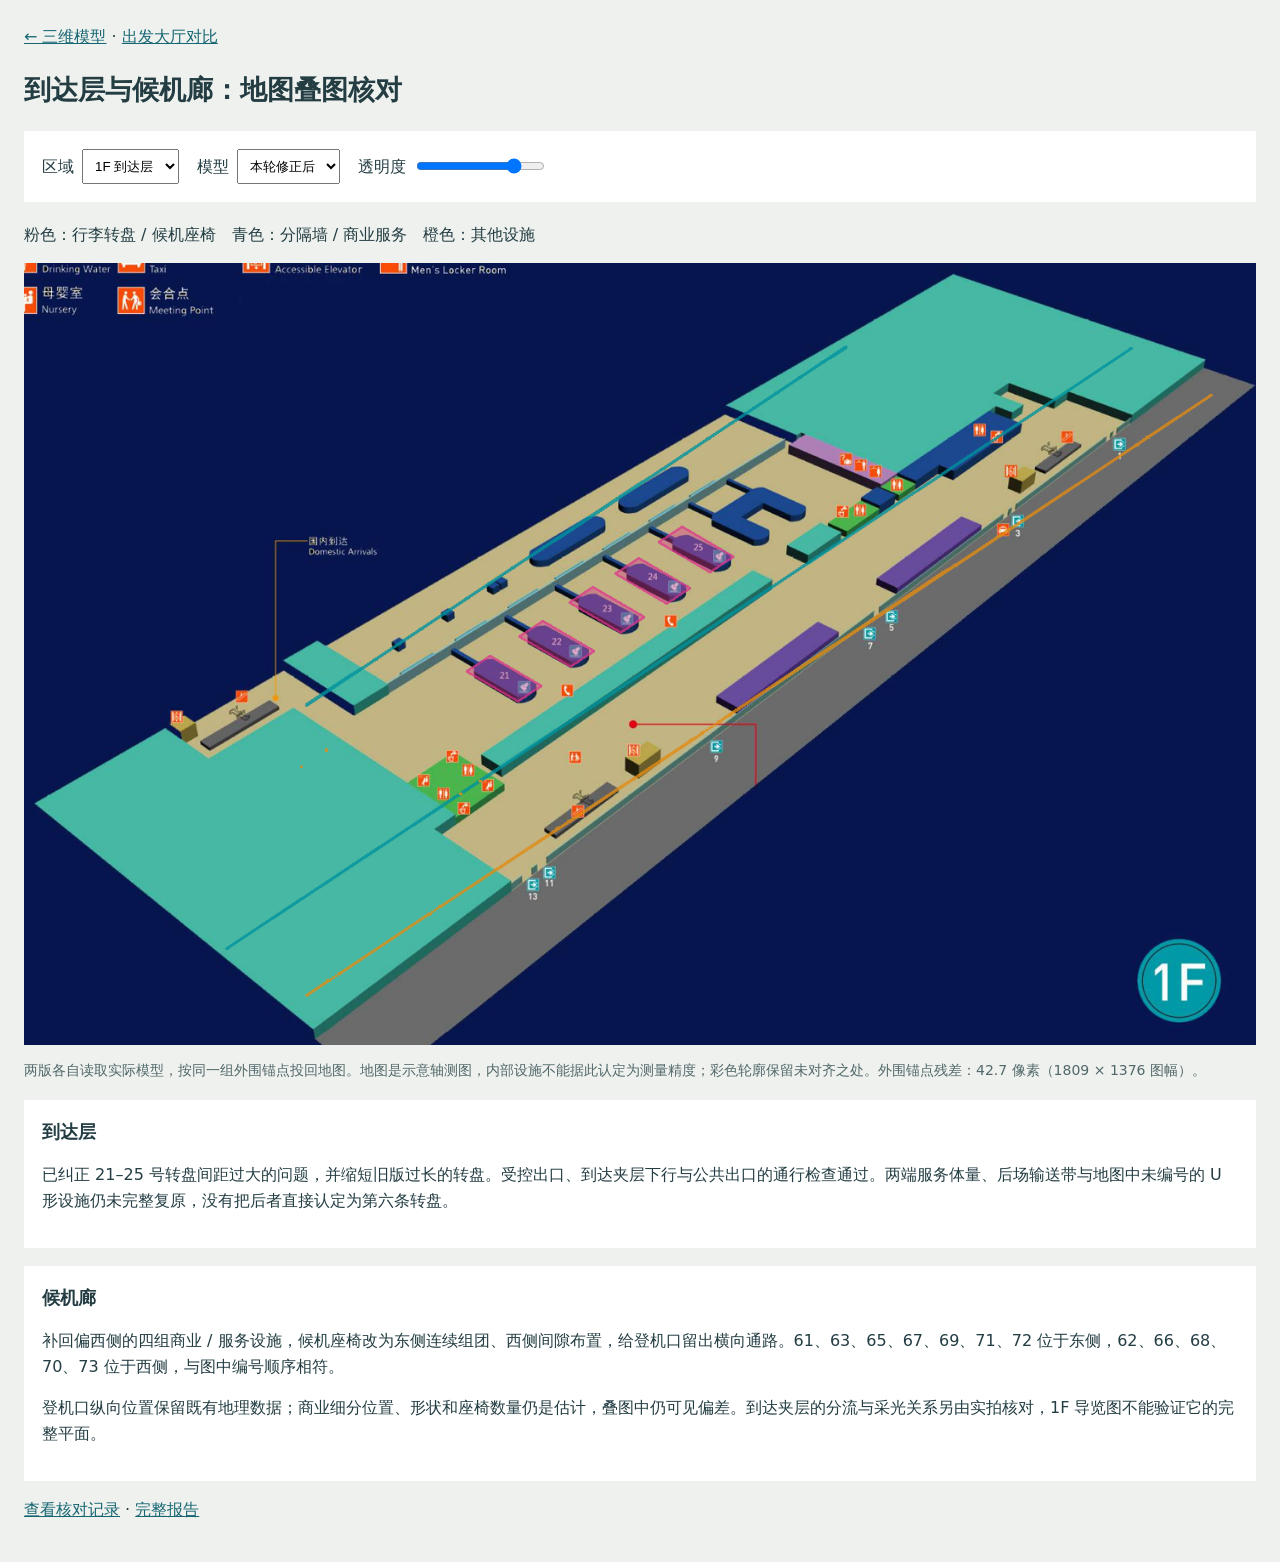
<file: arrival-finger-compare.html>
<!doctype html><html lang="zh-CN"><meta charset="utf-8"><meta name="viewport" content="width=device-width,initial-scale=1"><title>T4 · 到达层与候机廊核对</title>
<style>body{margin:0;background:#eef1ed;color:#233d43;font:16px/1.6 system-ui,'Microsoft YaHei',sans-serif}main{max-width:1450px;margin:auto;padding:24px}h1{font-size:27px}a{color:#176674}nav{display:flex;flex-wrap:wrap;gap:18px;padding:18px;background:white;margin:20px 0}select{padding:8px}label{display:flex;align-items:center;gap:8px}.stage{position:relative;background:#08164b;max-width:100%;margin:auto}.stage img{width:100%;display:block}.stage #model{position:absolute;inset:0;height:100%;opacity:.8}.note{font-size:14px;color:#52686b}#stage.finger{max-width:800px}article{padding:18px;background:white;margin-top:18px}h2{font-size:18px;margin:0}</style>
<main><a href="./?revision=7">← 三维模型</a> · <a href="compare.html">出发大厅对比</a><h1>到达层与候机廊：地图叠图核对</h1>
<nav><label>区域 <select id="area"><option value="arrival">1F 到达层</option><option value="finger">2F 候机廊</option></select></label><label>模型 <select id="revision"><option value="after">本轮修正后</option><option value="before">本轮修正前</option></select></label><label>透明度 <input type="range" id="opacity" min="0" max="100" value="80"></label></nav>
<p>粉色：行李转盘 / 候机座椅　青色：分隔墙 / 商业服务　橙色：其他设施</p><div class="stage" id="stage"><img id="map" alt="原始导览图"><img id="model" alt="实际模型俯视回投"></div>
<p class="note">两版各自读取实际模型，按同一组外围锚点投回地图。地图是示意轴测图，内部设施不能据此认定为测量精度；彩色轮廓保留未对齐之处。<span id="residual"></span></p>
<article><h2>到达层</h2><p>已纠正 21–25 号转盘间距过大的问题，并缩短旧版过长的转盘。受控出口、到达夹层下行与公共出口的通行检查通过。两端服务体量、后场输送带与地图中未编号的 U 形设施仍未完整复原，没有把后者直接认定为第六条转盘。</p></article>
<article><h2>候机廊</h2><p>补回偏西侧的四组商业 / 服务设施，候机座椅改为东侧连续组团、西侧间隙布置，给登机口留出横向通路。61、63、65、67、69、71、72 位于东侧，62、66、68、70、73 位于西侧，与图中编号顺序相符。</p><p>登机口纵向位置保留既有地理数据；商业细分位置、形状和座椅数量仍是估计，叠图中仍可见偏差。到达夹层的分流与采光关系另由实拍核对，1F 导览图不能验证它的完整平面。</p></article><p><a href="assets/arrival-finger-compare/report.json">查看核对记录</a> · <a href="REPORT.md">完整报告</a></p></main>
<script>const $=x=>document.getElementById(x);function update(){let a=$('area').value,r=$('revision').value;$('stage').className='stage '+a;$('map').src=`assets/arrival-finger-compare/${a}-map.png`;$('model').src=`assets/arrival-finger-compare/${a}-${r}.png`;$('model').style.opacity=$('opacity').value/100;}for(let id of ['area','revision','opacity'])$(id).addEventListener('input',update);update();fetch('assets/arrival-finger-compare/report.json').then(r=>r.json()).then(d=>{function show(){$('residual').textContent='外围锚点残差：'+d[$('area').value].anchor_rms_px.toFixed(1)+' 像素（1809 × 1376 图幅）。'}$('area').addEventListener('input',show);show();});</script></html>
</file>
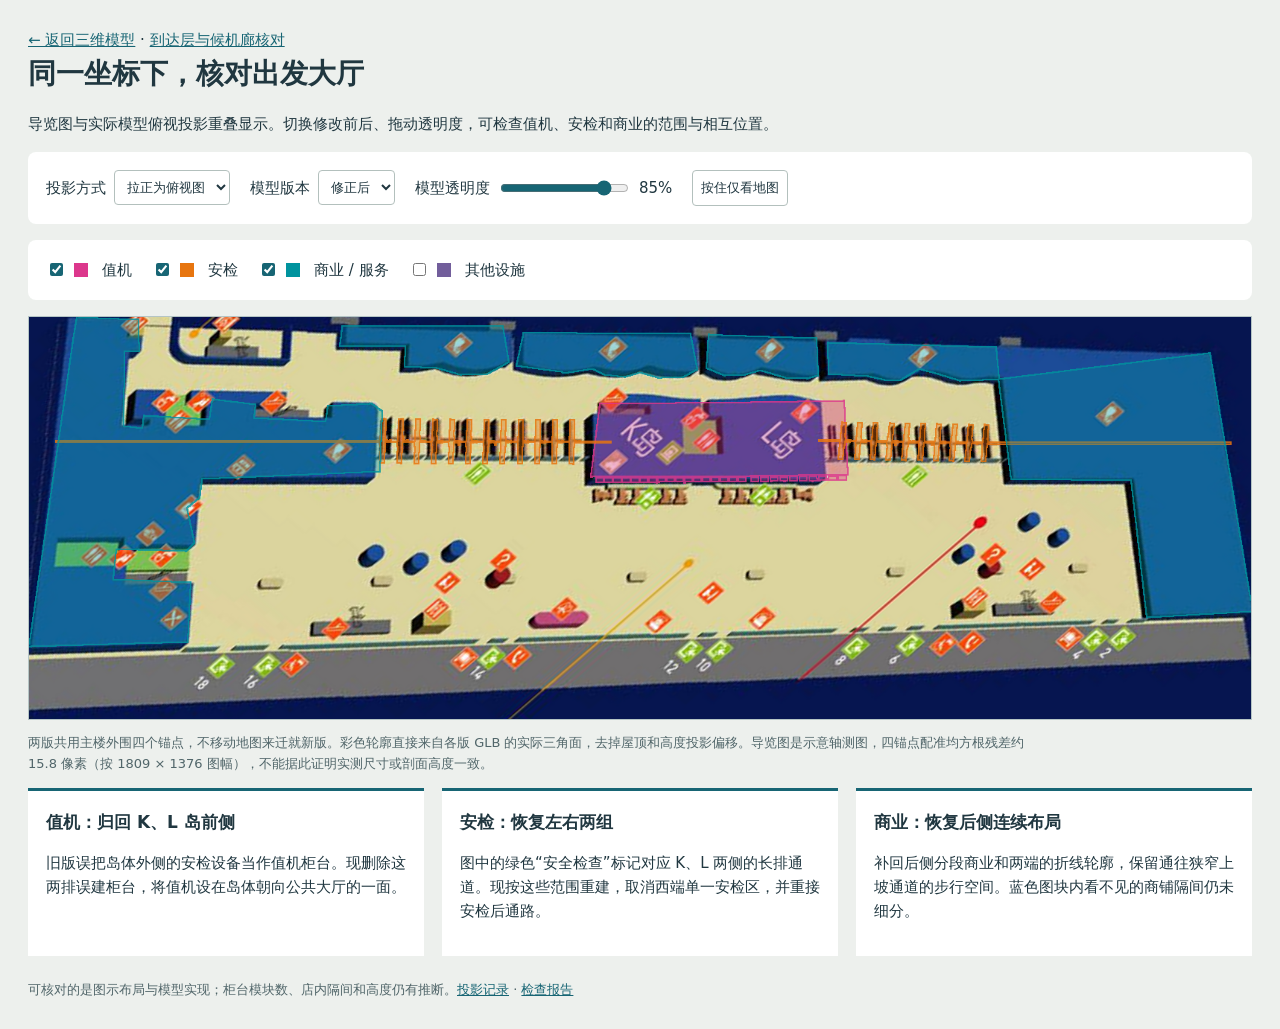
<file: compare.html>
<!doctype html>
<html lang="zh-CN"><meta charset="utf-8"><meta name="viewport" content="width=device-width,initial-scale=1"><title>T4 · 地图与模型叠图</title>
<style>
*{box-sizing:border-box}body{margin:0;background:#edf0ed;color:#203740;font:15px/1.6 system-ui,'Microsoft YaHei',sans-serif}main{max-width:1600px;margin:auto;padding:28px}h1{margin:0;font-size:28px}p{max-width:1000px}a{color:#176574}.controls{display:flex;gap:20px;flex-wrap:wrap;padding:18px;background:#fff;border-radius:8px;margin:16px 0}label{display:flex;gap:8px;align-items:center}select,button{padding:8px;border:1px solid #b3c0bd;background:white;border-radius:4px;color:inherit}input{accent-color:#176574}.stage{position:relative;overflow:auto;background:#101d51;border:1px solid #b5c5c5}.stage>img:first-child{display:block;width:100%;height:auto}.layer{position:absolute;inset:0;width:100%;height:100%;pointer-events:none}.legend span{white-space:nowrap;margin-right:22px}.legend i{display:inline-block;width:14px;height:14px;margin-right:6px}.note{font-size:13px;color:#51666a}.findings{display:grid;grid-template-columns:repeat(3,1fr);gap:18px}.findings article{background:#fff;padding:18px;border-top:3px solid #176574}h2{font-size:17px;margin:0}footer{margin-top:24px}@media(max-width:700px){main{padding:16px}.findings{grid-template-columns:1fr}.controls{gap:10px}h1{font-size:24px}}
</style>
<main><a href="./?revision=7">← 返回三维模型</a> · <a href="arrival-finger-compare.html">到达层与候机廊核对</a><h1>同一坐标下，核对出发大厅</h1><p>导览图与实际模型俯视投影重叠显示。切换修改前后、拖动透明度，可检查值机、安检和商业的范围与相互位置。</p>
<div class="controls"><label>投影方式 <select id="frame"><option value="top">拉正为俯视图</option><option value="guide">投回原导览图</option></select></label><label>模型版本 <select id="revision"><option value="after">修正后</option><option value="before">修正前</option></select></label><label>模型透明度 <input id="opacity" type="range" min="0" max="100" value="85"><output id="amount">85%</output></label><button id="blink">按住仅看地图</button></div>
<div class="controls legend"><label><input type="checkbox" data-category="checkin" checked><i style="background:#dc378c"></i>值机</label><label><input type="checkbox" data-category="security" checked><i style="background:#e7750f"></i>安检</label><label><input type="checkbox" data-category="commercial" checked><i style="background:#00939e"></i>商业 / 服务</label><label><input type="checkbox" data-category="other"><i style="background:#725e9b"></i>其他设施</label></div>
<div class="stage" id="stage"><img id="map" alt="配准后的原始导览图"><img class="layer" data-layer="checkin" alt="实际 GLB 值机投影"><img class="layer" data-layer="security" alt="实际 GLB 安检投影"><img class="layer" data-layer="commercial" alt="实际 GLB 商业投影"><img class="layer" data-layer="other" alt="实际 GLB 其他设施投影"></div>
<p class="note">两版共用主楼外围四个锚点，不移动地图来迁就新版。彩色轮廓直接来自各版 GLB 的实际三角面，去掉屋顶和高度投影偏移。导览图是示意轴测图，四锚点配准均方根残差约 15.8 像素（按 1809 × 1376 图幅），不能据此证明实测尺寸或剖面高度一致。</p>
<div class="findings"><article><h2>值机：归回 K、L 岛前侧</h2><p>旧版误把岛体外侧的安检设备当作值机柜台。现删除这两排误建柜台，将值机设在岛体朝向公共大厅的一面。</p></article><article><h2>安检：恢复左右两组</h2><p>图中的绿色“安全检查”标记对应 K、L 两侧的长排通道。现按这些范围重建，取消西端单一安检区，并重接安检后通路。</p></article><article><h2>商业：恢复后侧连续布局</h2><p>补回后侧分段商业和两端的折线轮廓，保留通往狭窄上坡通道的步行空间。蓝色图块内看不见的商铺隔间仍未细分。</p></article></div>
<footer class="note">可核对的是图示布局与模型实现；柜台模块数、店内隔间和高度仍有推断。<a href="assets/plan-compare/manifest.json">投影记录</a> · <a href="REPORT.md">检查报告</a></footer></main>
<script>
const $=id=>document.getElementById(id),categories=[...document.querySelectorAll('[data-category]')];let held=false;
function update(){const frame=$('frame').value,rev=$('revision').value,alpha=held?0:Number($('opacity').value)/100;$('map').src=`assets/plan-compare/${frame}-map.png`;for(const check of categories){const img=document.querySelector(`[data-layer="${check.dataset.category}"]`);img.src=`assets/plan-compare/${frame}-${rev}-${check.dataset.category}.png`;img.style.opacity=check.checked?alpha:0;}$('amount').textContent=$('opacity').value+'%';}
for(const el of [$('frame'),$('revision'),$('opacity'),...categories])el.addEventListener('input',update);
$('blink').addEventListener('pointerdown',e=>{held=true;e.target.setPointerCapture(e.pointerId);update()});for(const event of ['pointerup','pointercancel','lostpointercapture'])$('blink').addEventListener(event,()=>{held=false;update()});$('blink').addEventListener('keydown',e=>{if(e.code==='Space'||e.code==='Enter'){held=true;update()}});$('blink').addEventListener('keyup',()=>{held=false;update()});update();
</script></html>
</file>
